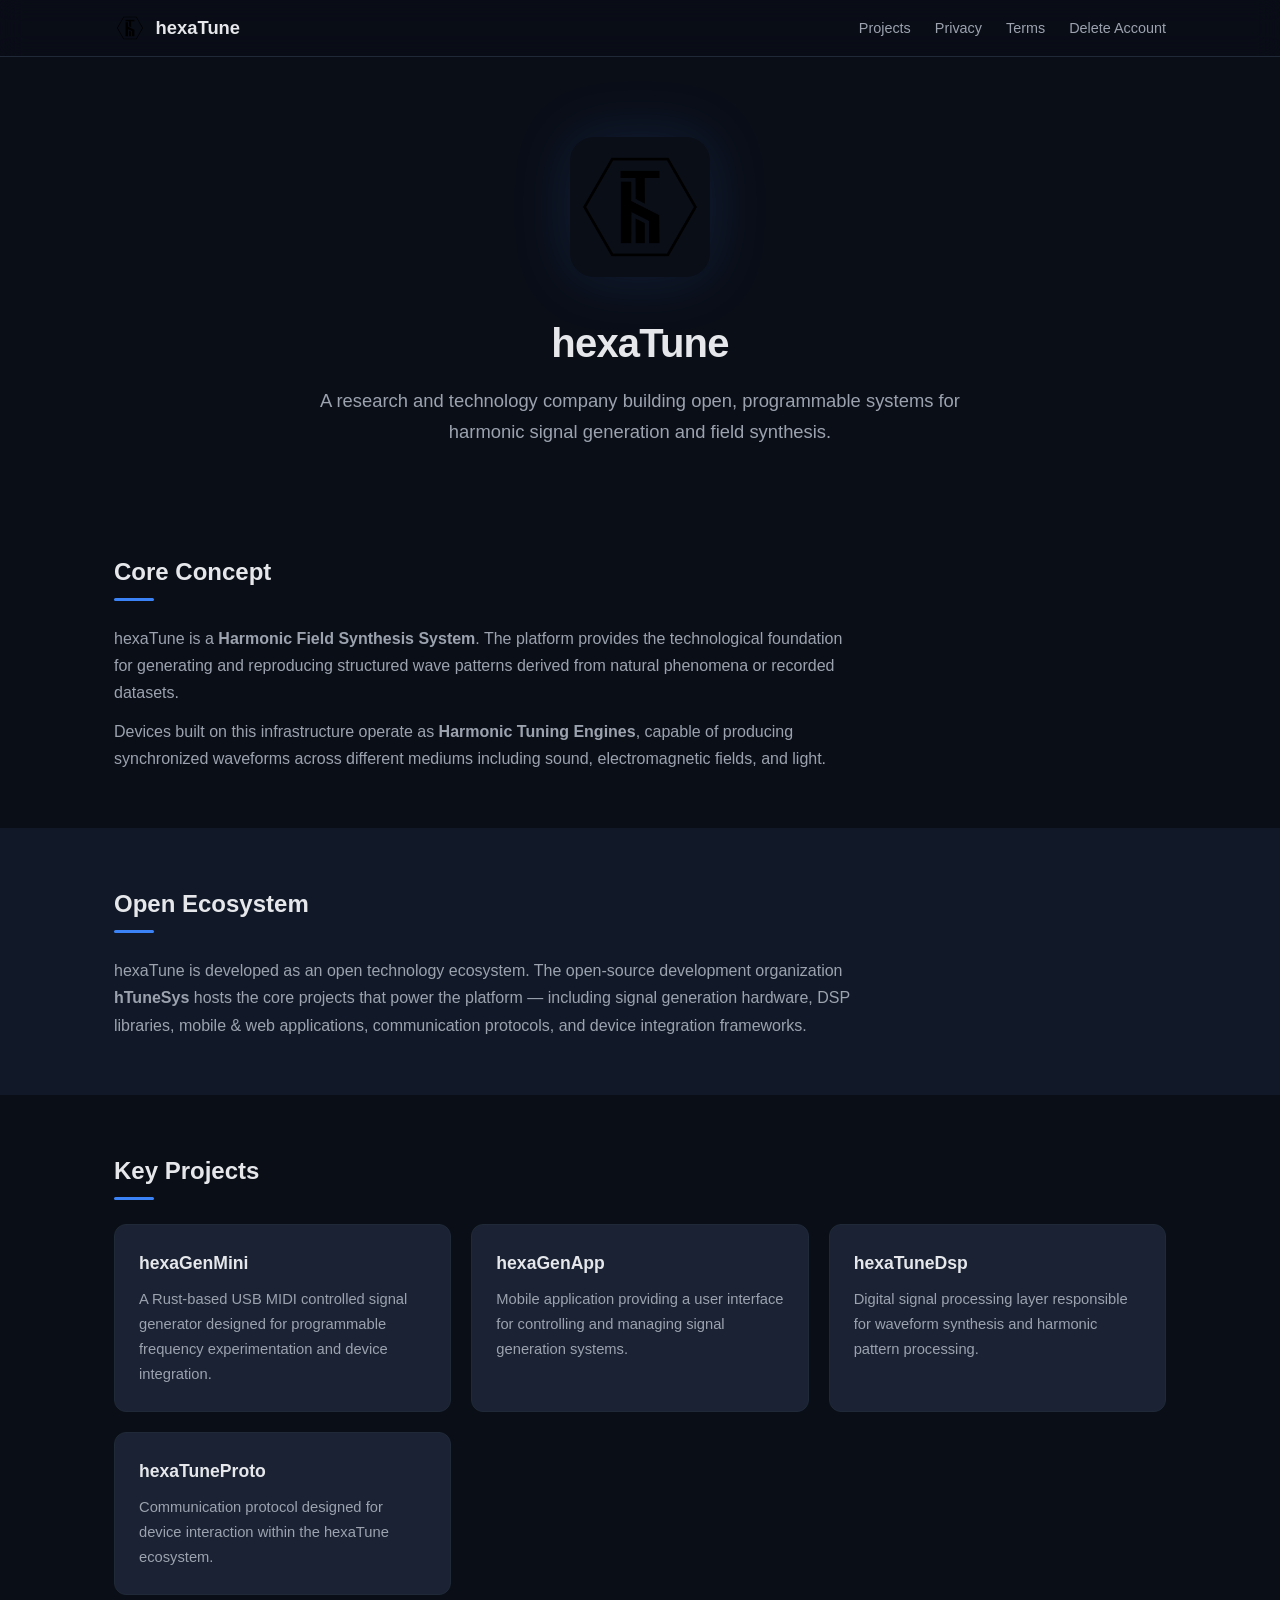
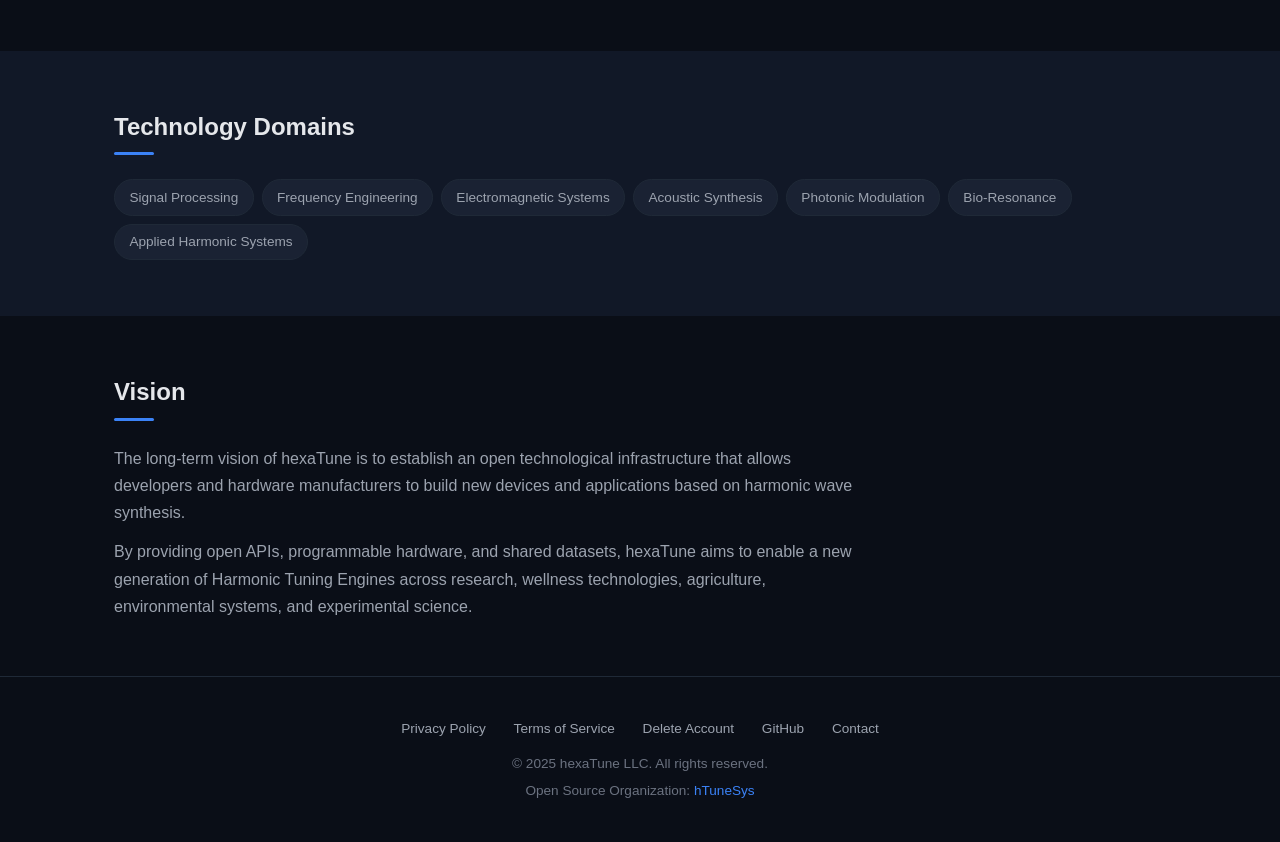
<file: index.html>
<!DOCTYPE html>
<html lang="en">
<head>
  <meta charset="UTF-8">
  <meta name="viewport" content="width=device-width, initial-scale=1.0">
  <title>hexaTune — Harmonic Field Synthesis System</title>
  <meta name="description" content="hexaTune LLC builds open and programmable systems for harmonic signal generation and field synthesis.">
  <link rel="icon" type="image/png" href="assets/logo.png">
  <link rel="stylesheet" href="css/style.css">
</head>
<body>

  <!-- Navigation -->
  <header class="navbar">
    <div class="container">
      <a href="/" class="logo-link">
        <img src="assets/logo.png" alt="hexaTune logo">
        hexaTune
      </a>
      <nav>
        <a href="#projects">Projects</a>
        <a href="/privacy">Privacy</a>
        <a href="/terms">Terms</a>
        <a href="/delete-account">Delete Account</a>
      </nav>
    </div>
  </header>

  <!-- Hero -->
  <section class="hero">
    <img src="assets/logo.png" alt="hexaTune logo">
    <h1>hexaTune</h1>
    <p class="tagline">A research and technology company building open, programmable systems for harmonic signal generation and field synthesis.</p>
  </section>

  <!-- About -->
  <section class="section">
    <div class="container">
      <h2 class="section-title">Core Concept</h2>
      <p>hexaTune is a <strong>Harmonic Field Synthesis System</strong>. The platform provides the technological foundation for generating and reproducing structured wave patterns derived from natural phenomena or recorded datasets.</p>
      <p style="margin-top:0.75rem;">Devices built on this infrastructure operate as <strong>Harmonic Tuning Engines</strong>, capable of producing synchronized waveforms across different mediums including sound, electromagnetic fields, and light.</p>
    </div>
  </section>

  <!-- Open Ecosystem -->
  <section class="section" style="background:var(--bg-secondary);">
    <div class="container">
      <h2 class="section-title">Open Ecosystem</h2>
      <p>hexaTune is developed as an open technology ecosystem. The open-source development organization <strong>hTuneSys</strong> hosts the core projects that power the platform — including signal generation hardware, DSP libraries, mobile &amp; web applications, communication protocols, and device integration frameworks.</p>
    </div>
  </section>

  <!-- Projects -->
  <section class="section" id="projects">
    <div class="container">
      <h2 class="section-title">Key Projects</h2>
      <div class="card-grid">
        <div class="card">
          <h3>hexaGenMini</h3>
          <p>A Rust-based USB MIDI controlled signal generator designed for programmable frequency experimentation and device integration.</p>
        </div>
        <div class="card">
          <h3>hexaGenApp</h3>
          <p>Mobile application providing a user interface for controlling and managing signal generation systems.</p>
        </div>
        <div class="card">
          <h3>hexaTuneDsp</h3>
          <p>Digital signal processing layer responsible for waveform synthesis and harmonic pattern processing.</p>
        </div>
        <div class="card">
          <h3>hexaTuneProto</h3>
          <p>Communication protocol designed for device interaction within the hexaTune ecosystem.</p>
        </div>
      </div>
    </div>
  </section>

  <!-- Technology Domains -->
  <section class="section" style="background:var(--bg-secondary);">
    <div class="container">
      <h2 class="section-title">Technology Domains</h2>
      <ul class="tag-list">
        <li>Signal Processing</li>
        <li>Frequency Engineering</li>
        <li>Electromagnetic Systems</li>
        <li>Acoustic Synthesis</li>
        <li>Photonic Modulation</li>
        <li>Bio-Resonance</li>
        <li>Applied Harmonic Systems</li>
      </ul>
    </div>
  </section>

  <!-- Vision -->
  <section class="section">
    <div class="container">
      <h2 class="section-title">Vision</h2>
      <p>The long-term vision of hexaTune is to establish an open technological infrastructure that allows developers and hardware manufacturers to build new devices and applications based on harmonic wave synthesis.</p>
      <p style="margin-top:0.75rem;">By providing open APIs, programmable hardware, and shared datasets, hexaTune aims to enable a new generation of Harmonic Tuning Engines across research, wellness technologies, agriculture, environmental systems, and experimental science.</p>
    </div>
  </section>

  <!-- Footer -->
  <footer class="footer">
    <div class="links">
      <a href="/privacy">Privacy Policy</a>
      <a href="/terms">Terms of Service</a>
      <a href="/delete-account">Delete Account</a>
      <a href="https://github.com/hTuneSys">GitHub</a>
      <a href="mailto:info@hexatune.com">Contact</a>
    </div>
    <p>&copy; 2025 hexaTune LLC. All rights reserved.</p>
    <p style="margin-top:0.25rem;">Open Source Organization: <a href="https://github.com/hTuneSys">hTuneSys</a></p>
  </footer>

</body>
</html>
</file>
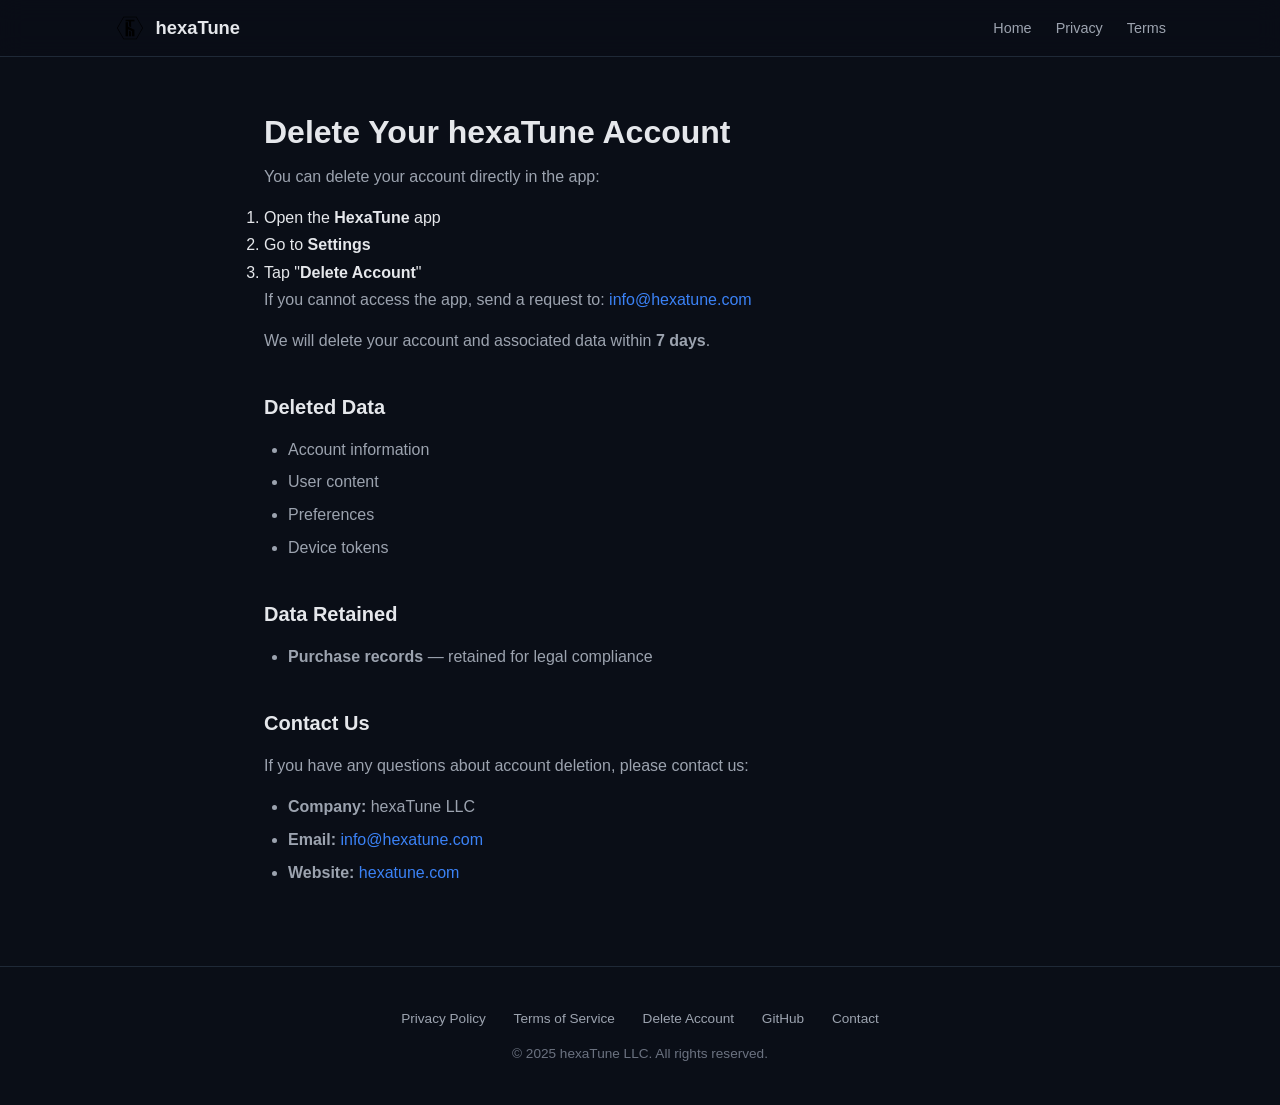
<file: delete-account/index.html>
<!DOCTYPE html>
<html lang="en">
<head>
  <meta charset="UTF-8">
  <meta name="viewport" content="width=device-width, initial-scale=1.0">
  <title>Delete Account — hexaTune</title>
  <meta name="description" content="Delete your hexaTune account and associated data.">
  <link rel="icon" type="image/png" href="/assets/logo.png">
  <link rel="stylesheet" href="/css/style.css">
</head>
<body>

  <header class="navbar">
    <div class="container">
      <a href="/" class="logo-link">
        <img src="/assets/logo.png" alt="hexaTune logo">
        hexaTune
      </a>
      <nav>
        <a href="/">Home</a>
        <a href="/privacy">Privacy</a>
        <a href="/terms">Terms</a>
      </nav>
    </div>
  </header>

  <article class="legal">
    <h1>Delete Your hexaTune Account</h1>

    <p>You can delete your account directly in the app:</p>
    <ol>
      <li>Open the <strong>HexaTune</strong> app</li>
      <li>Go to <strong>Settings</strong></li>
      <li>Tap "<strong>Delete Account</strong>"</li>
    </ol>

    <p>If you cannot access the app, send a request to: <a href="mailto:info@hexatune.com">info@hexatune.com</a></p>
    <p>We will delete your account and associated data within <strong>7 days</strong>.</p>

    <h2>Deleted Data</h2>
    <ul>
      <li>Account information</li>
      <li>User content</li>
      <li>Preferences</li>
      <li>Device tokens</li>
    </ul>

    <h2>Data Retained</h2>
    <ul>
      <li><strong>Purchase records</strong> — retained for legal compliance</li>
    </ul>

    <h2>Contact Us</h2>
    <p>If you have any questions about account deletion, please contact us:</p>
    <ul>
      <li><strong>Company:</strong> hexaTune LLC</li>
      <li><strong>Email:</strong> <a href="mailto:info@hexatune.com">info@hexatune.com</a></li>
      <li><strong>Website:</strong> <a href="https://hexatune.com">hexatune.com</a></li>
    </ul>
  </article>

  <footer class="footer">
    <div class="links">
      <a href="/privacy">Privacy Policy</a>
      <a href="/terms">Terms of Service</a>
      <a href="/delete-account">Delete Account</a>
      <a href="https://github.com/hTuneSys">GitHub</a>
      <a href="mailto:info@hexatune.com">Contact</a>
    </div>
    <p>&copy; 2025 hexaTune LLC. All rights reserved.</p>
  </footer>

</body>
</html>
</file>
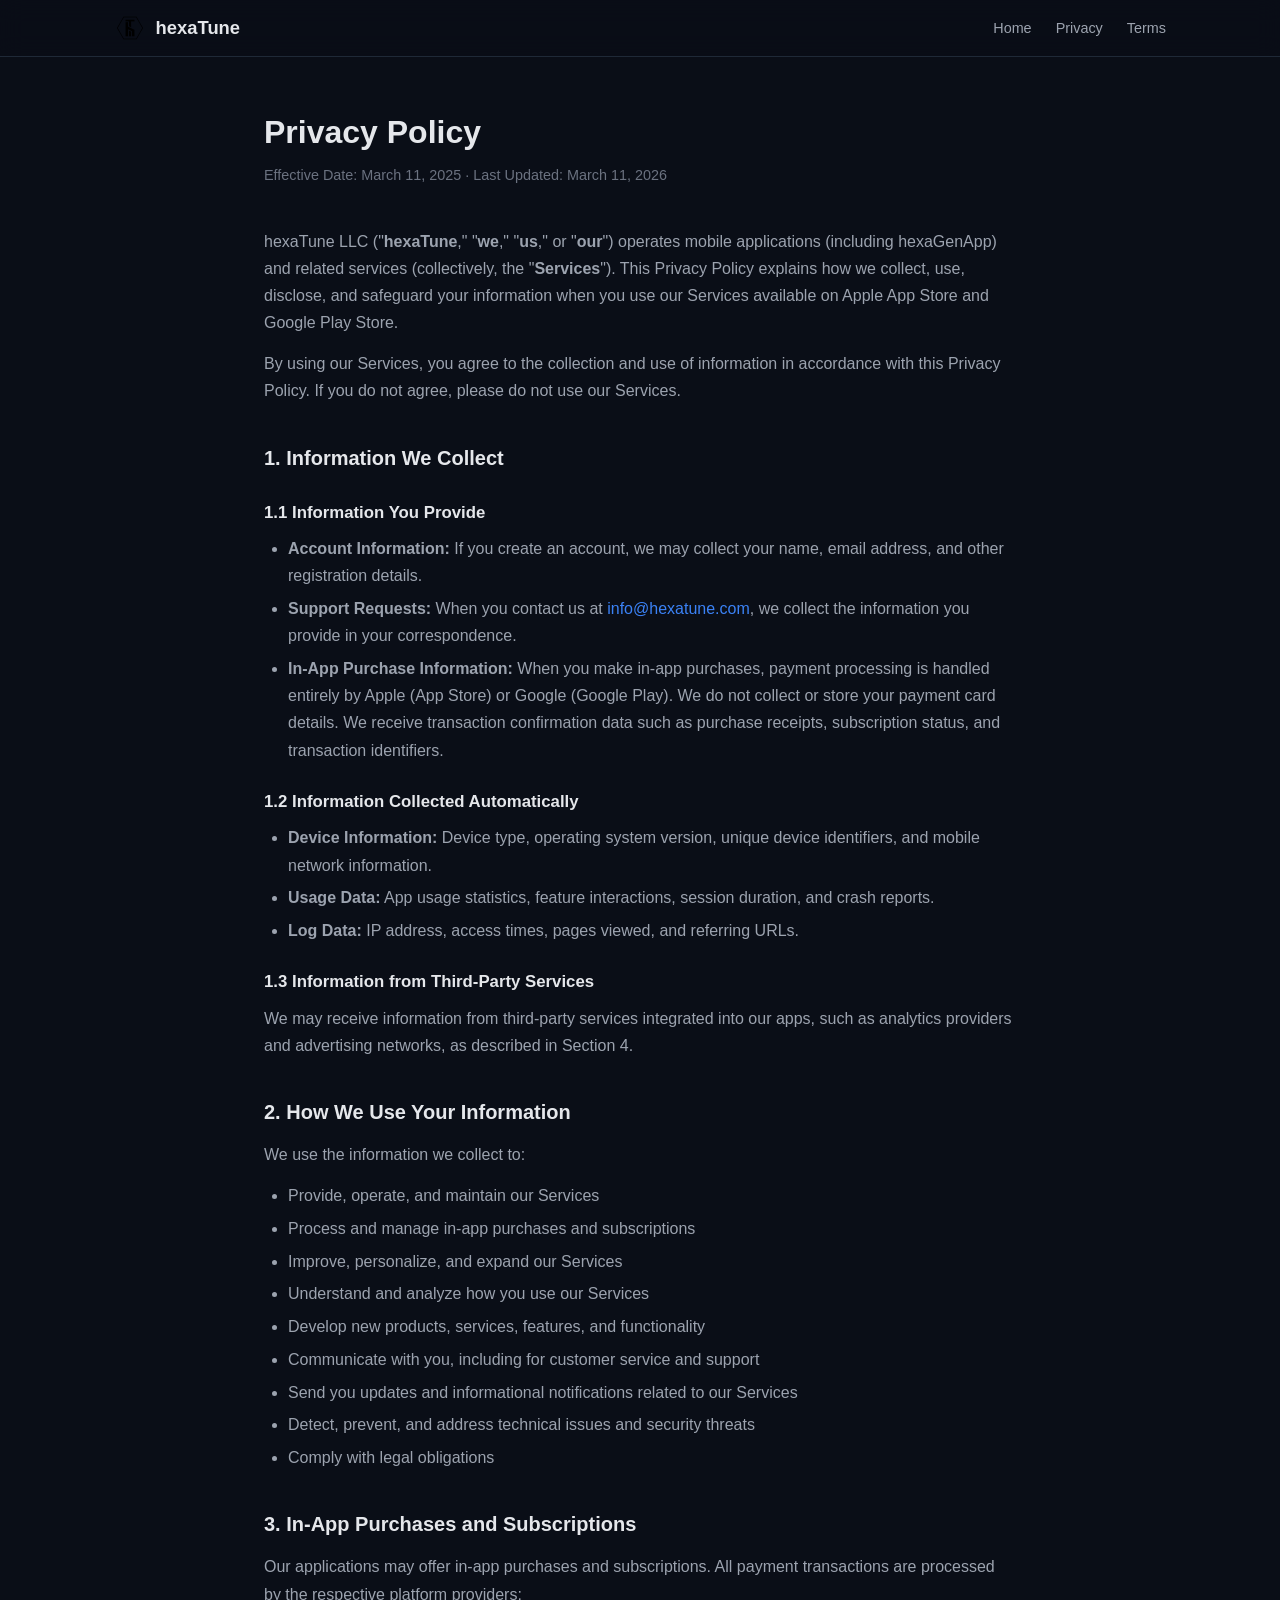
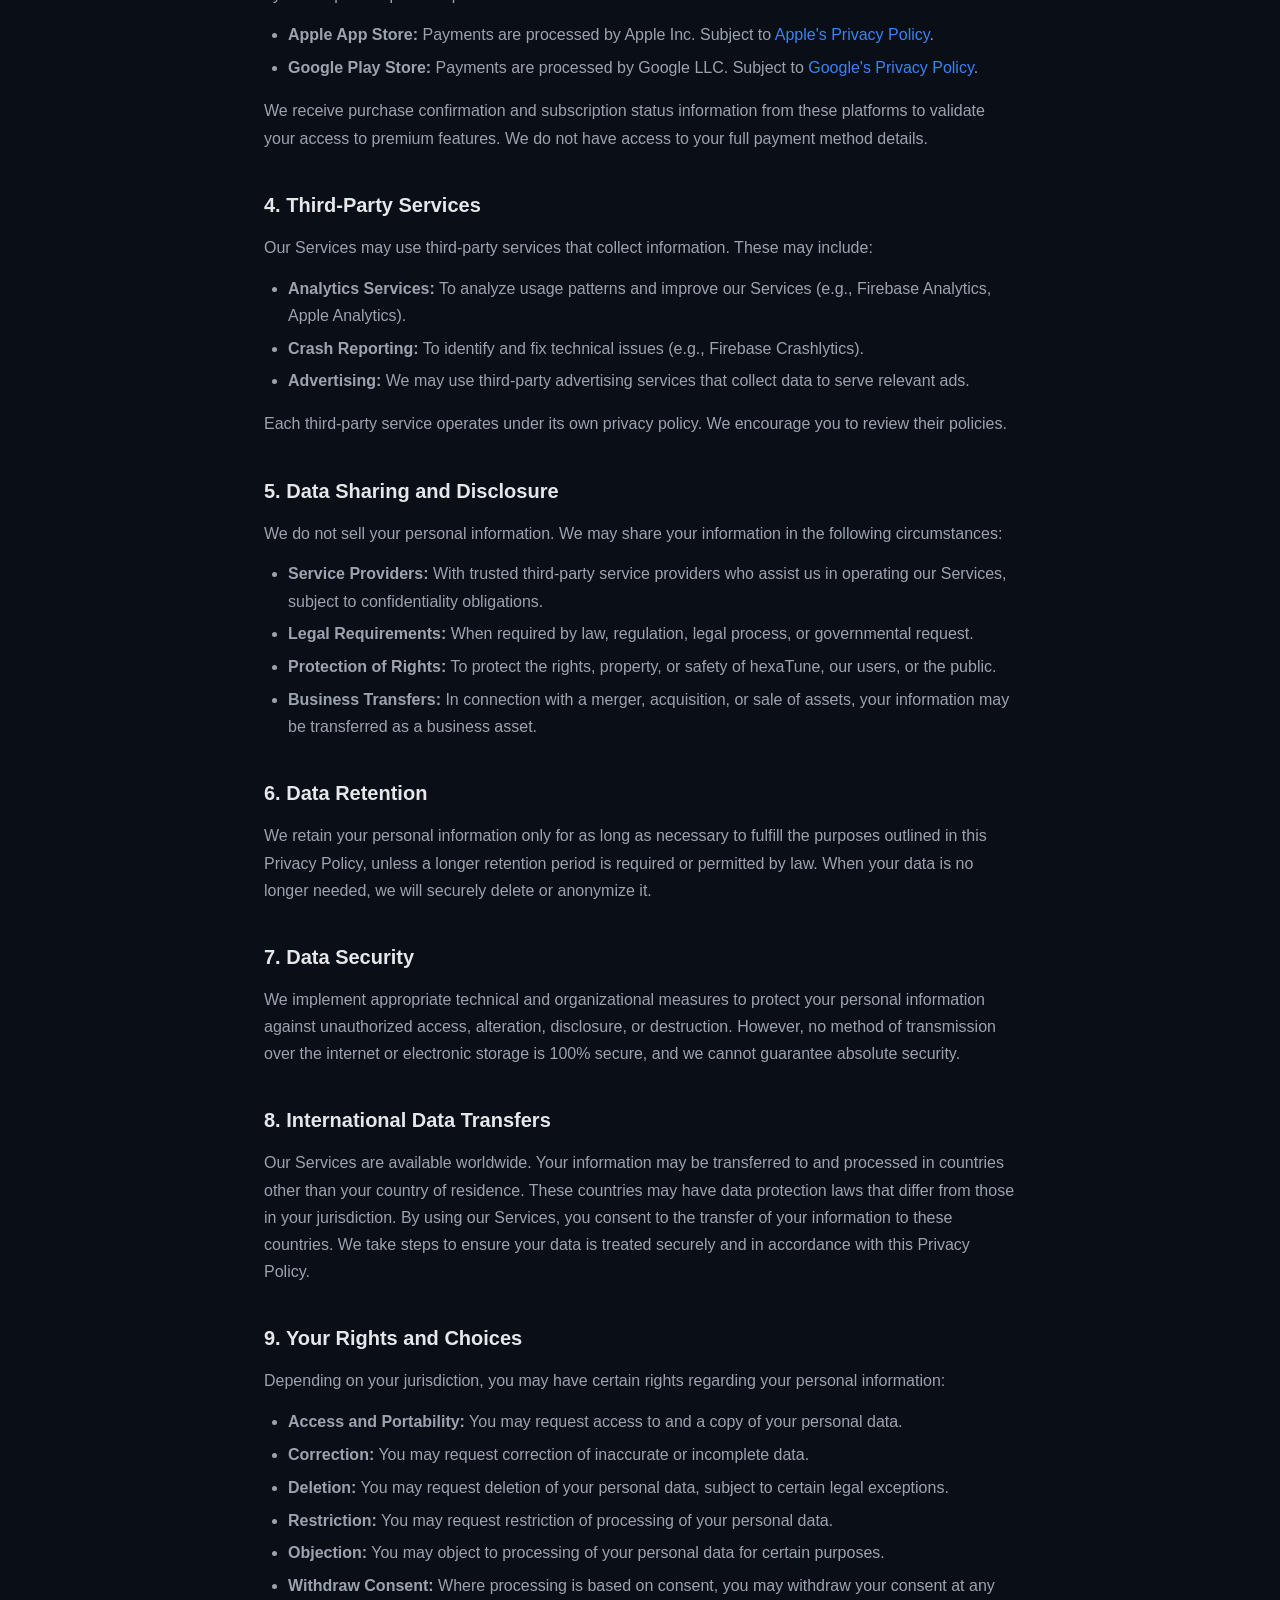
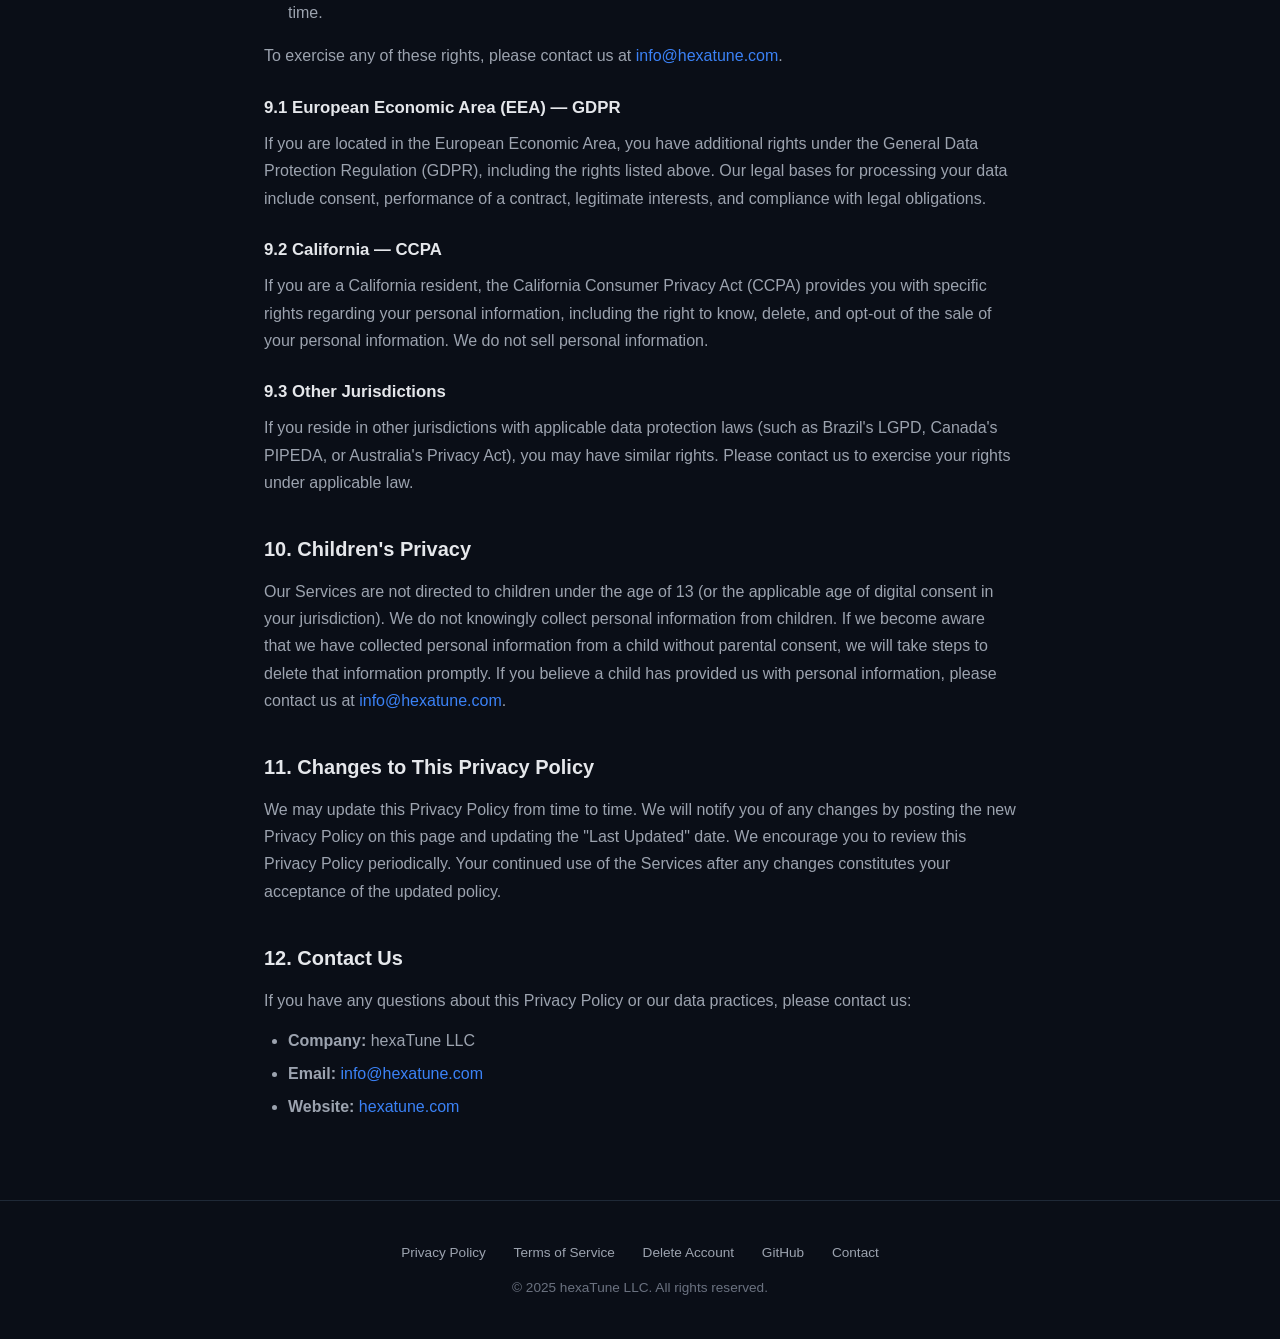
<file: privacy/index.html>
<!DOCTYPE html>
<html lang="en">
<head>
  <meta charset="UTF-8">
  <meta name="viewport" content="width=device-width, initial-scale=1.0">
  <title>Privacy Policy — hexaTune</title>
  <meta name="description" content="Privacy Policy for hexaTune applications and services.">
  <link rel="icon" type="image/png" href="/assets/logo.png">
  <link rel="stylesheet" href="/css/style.css">
</head>
<body>

  <header class="navbar">
    <div class="container">
      <a href="/" class="logo-link">
        <img src="/assets/logo.png" alt="hexaTune logo">
        hexaTune
      </a>
      <nav>
        <a href="/">Home</a>
        <a href="/privacy">Privacy</a>
        <a href="/terms">Terms</a>
      </nav>
    </div>
  </header>

  <article class="legal">
    <h1>Privacy Policy</h1>
    <p class="effective-date">Effective Date: March 11, 2025 &middot; Last Updated: March 11, 2026</p>

    <p>hexaTune LLC ("<strong>hexaTune</strong>," "<strong>we</strong>," "<strong>us</strong>," or "<strong>our</strong>") operates mobile applications (including hexaGenApp) and related services (collectively, the "<strong>Services</strong>"). This Privacy Policy explains how we collect, use, disclose, and safeguard your information when you use our Services available on Apple App Store and Google Play Store.</p>
    <p>By using our Services, you agree to the collection and use of information in accordance with this Privacy Policy. If you do not agree, please do not use our Services.</p>

    <h2>1. Information We Collect</h2>

    <h3>1.1 Information You Provide</h3>
    <ul>
      <li><strong>Account Information:</strong> If you create an account, we may collect your name, email address, and other registration details.</li>
      <li><strong>Support Requests:</strong> When you contact us at <a href="mailto:info@hexatune.com">info@hexatune.com</a>, we collect the information you provide in your correspondence.</li>
      <li><strong>In-App Purchase Information:</strong> When you make in-app purchases, payment processing is handled entirely by Apple (App Store) or Google (Google Play). We do not collect or store your payment card details. We receive transaction confirmation data such as purchase receipts, subscription status, and transaction identifiers.</li>
    </ul>

    <h3>1.2 Information Collected Automatically</h3>
    <ul>
      <li><strong>Device Information:</strong> Device type, operating system version, unique device identifiers, and mobile network information.</li>
      <li><strong>Usage Data:</strong> App usage statistics, feature interactions, session duration, and crash reports.</li>
      <li><strong>Log Data:</strong> IP address, access times, pages viewed, and referring URLs.</li>
    </ul>

    <h3>1.3 Information from Third-Party Services</h3>
    <p>We may receive information from third-party services integrated into our apps, such as analytics providers and advertising networks, as described in Section 4.</p>

    <h2>2. How We Use Your Information</h2>
    <p>We use the information we collect to:</p>
    <ul>
      <li>Provide, operate, and maintain our Services</li>
      <li>Process and manage in-app purchases and subscriptions</li>
      <li>Improve, personalize, and expand our Services</li>
      <li>Understand and analyze how you use our Services</li>
      <li>Develop new products, services, features, and functionality</li>
      <li>Communicate with you, including for customer service and support</li>
      <li>Send you updates and informational notifications related to our Services</li>
      <li>Detect, prevent, and address technical issues and security threats</li>
      <li>Comply with legal obligations</li>
    </ul>

    <h2>3. In-App Purchases and Subscriptions</h2>
    <p>Our applications may offer in-app purchases and subscriptions. All payment transactions are processed by the respective platform providers:</p>
    <ul>
      <li><strong>Apple App Store:</strong> Payments are processed by Apple Inc. Subject to <a href="https://www.apple.com/legal/privacy/" rel="noopener noreferrer" target="_blank">Apple's Privacy Policy</a>.</li>
      <li><strong>Google Play Store:</strong> Payments are processed by Google LLC. Subject to <a href="https://policies.google.com/privacy" rel="noopener noreferrer" target="_blank">Google's Privacy Policy</a>.</li>
    </ul>
    <p>We receive purchase confirmation and subscription status information from these platforms to validate your access to premium features. We do not have access to your full payment method details.</p>

    <h2>4. Third-Party Services</h2>
    <p>Our Services may use third-party services that collect information. These may include:</p>
    <ul>
      <li><strong>Analytics Services:</strong> To analyze usage patterns and improve our Services (e.g., Firebase Analytics, Apple Analytics).</li>
      <li><strong>Crash Reporting:</strong> To identify and fix technical issues (e.g., Firebase Crashlytics).</li>
      <li><strong>Advertising:</strong> We may use third-party advertising services that collect data to serve relevant ads.</li>
    </ul>
    <p>Each third-party service operates under its own privacy policy. We encourage you to review their policies.</p>

    <h2>5. Data Sharing and Disclosure</h2>
    <p>We do not sell your personal information. We may share your information in the following circumstances:</p>
    <ul>
      <li><strong>Service Providers:</strong> With trusted third-party service providers who assist us in operating our Services, subject to confidentiality obligations.</li>
      <li><strong>Legal Requirements:</strong> When required by law, regulation, legal process, or governmental request.</li>
      <li><strong>Protection of Rights:</strong> To protect the rights, property, or safety of hexaTune, our users, or the public.</li>
      <li><strong>Business Transfers:</strong> In connection with a merger, acquisition, or sale of assets, your information may be transferred as a business asset.</li>
    </ul>

    <h2>6. Data Retention</h2>
    <p>We retain your personal information only for as long as necessary to fulfill the purposes outlined in this Privacy Policy, unless a longer retention period is required or permitted by law. When your data is no longer needed, we will securely delete or anonymize it.</p>

    <h2>7. Data Security</h2>
    <p>We implement appropriate technical and organizational measures to protect your personal information against unauthorized access, alteration, disclosure, or destruction. However, no method of transmission over the internet or electronic storage is 100% secure, and we cannot guarantee absolute security.</p>

    <h2>8. International Data Transfers</h2>
    <p>Our Services are available worldwide. Your information may be transferred to and processed in countries other than your country of residence. These countries may have data protection laws that differ from those in your jurisdiction. By using our Services, you consent to the transfer of your information to these countries. We take steps to ensure your data is treated securely and in accordance with this Privacy Policy.</p>

    <h2>9. Your Rights and Choices</h2>
    <p>Depending on your jurisdiction, you may have certain rights regarding your personal information:</p>
    <ul>
      <li><strong>Access and Portability:</strong> You may request access to and a copy of your personal data.</li>
      <li><strong>Correction:</strong> You may request correction of inaccurate or incomplete data.</li>
      <li><strong>Deletion:</strong> You may request deletion of your personal data, subject to certain legal exceptions.</li>
      <li><strong>Restriction:</strong> You may request restriction of processing of your personal data.</li>
      <li><strong>Objection:</strong> You may object to processing of your personal data for certain purposes.</li>
      <li><strong>Withdraw Consent:</strong> Where processing is based on consent, you may withdraw your consent at any time.</li>
    </ul>
    <p>To exercise any of these rights, please contact us at <a href="mailto:info@hexatune.com">info@hexatune.com</a>.</p>

    <h3>9.1 European Economic Area (EEA) — GDPR</h3>
    <p>If you are located in the European Economic Area, you have additional rights under the General Data Protection Regulation (GDPR), including the rights listed above. Our legal bases for processing your data include consent, performance of a contract, legitimate interests, and compliance with legal obligations.</p>

    <h3>9.2 California — CCPA</h3>
    <p>If you are a California resident, the California Consumer Privacy Act (CCPA) provides you with specific rights regarding your personal information, including the right to know, delete, and opt-out of the sale of your personal information. We do not sell personal information.</p>

    <h3>9.3 Other Jurisdictions</h3>
    <p>If you reside in other jurisdictions with applicable data protection laws (such as Brazil's LGPD, Canada's PIPEDA, or Australia's Privacy Act), you may have similar rights. Please contact us to exercise your rights under applicable law.</p>

    <h2>10. Children's Privacy</h2>
    <p>Our Services are not directed to children under the age of 13 (or the applicable age of digital consent in your jurisdiction). We do not knowingly collect personal information from children. If we become aware that we have collected personal information from a child without parental consent, we will take steps to delete that information promptly. If you believe a child has provided us with personal information, please contact us at <a href="mailto:info@hexatune.com">info@hexatune.com</a>.</p>

    <h2>11. Changes to This Privacy Policy</h2>
    <p>We may update this Privacy Policy from time to time. We will notify you of any changes by posting the new Privacy Policy on this page and updating the "Last Updated" date. We encourage you to review this Privacy Policy periodically. Your continued use of the Services after any changes constitutes your acceptance of the updated policy.</p>

    <h2>12. Contact Us</h2>
    <p>If you have any questions about this Privacy Policy or our data practices, please contact us:</p>
    <ul>
      <li><strong>Company:</strong> hexaTune LLC</li>
      <li><strong>Email:</strong> <a href="mailto:info@hexatune.com">info@hexatune.com</a></li>
      <li><strong>Website:</strong> <a href="https://hexatune.com">hexatune.com</a></li>
    </ul>
  </article>

  <footer class="footer">
    <div class="links">
      <a href="/privacy">Privacy Policy</a>
      <a href="/terms">Terms of Service</a>
      <a href="/delete-account">Delete Account</a>
      <a href="https://github.com/hTuneSys">GitHub</a>
      <a href="mailto:info@hexatune.com">Contact</a>
    </div>
    <p>&copy; 2025 hexaTune LLC. All rights reserved.</p>
  </footer>

</body>
</html>
</file>
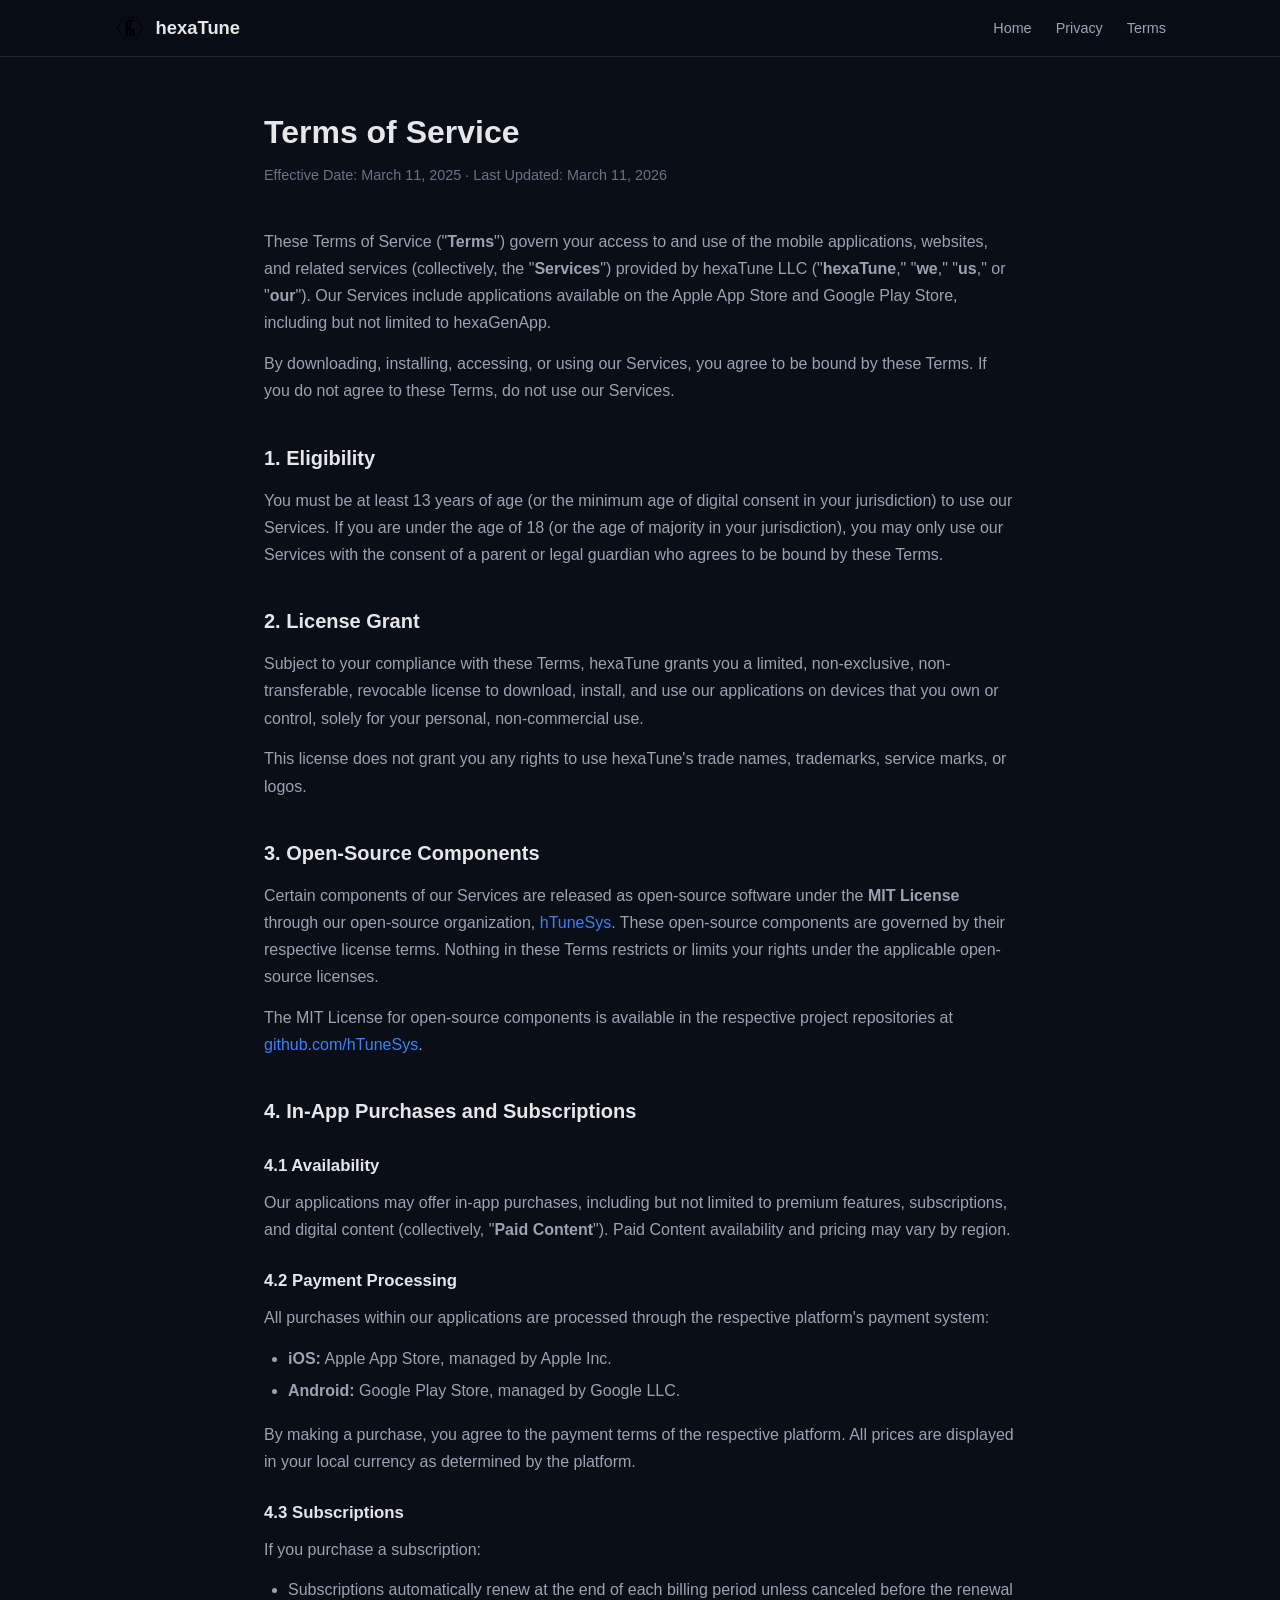
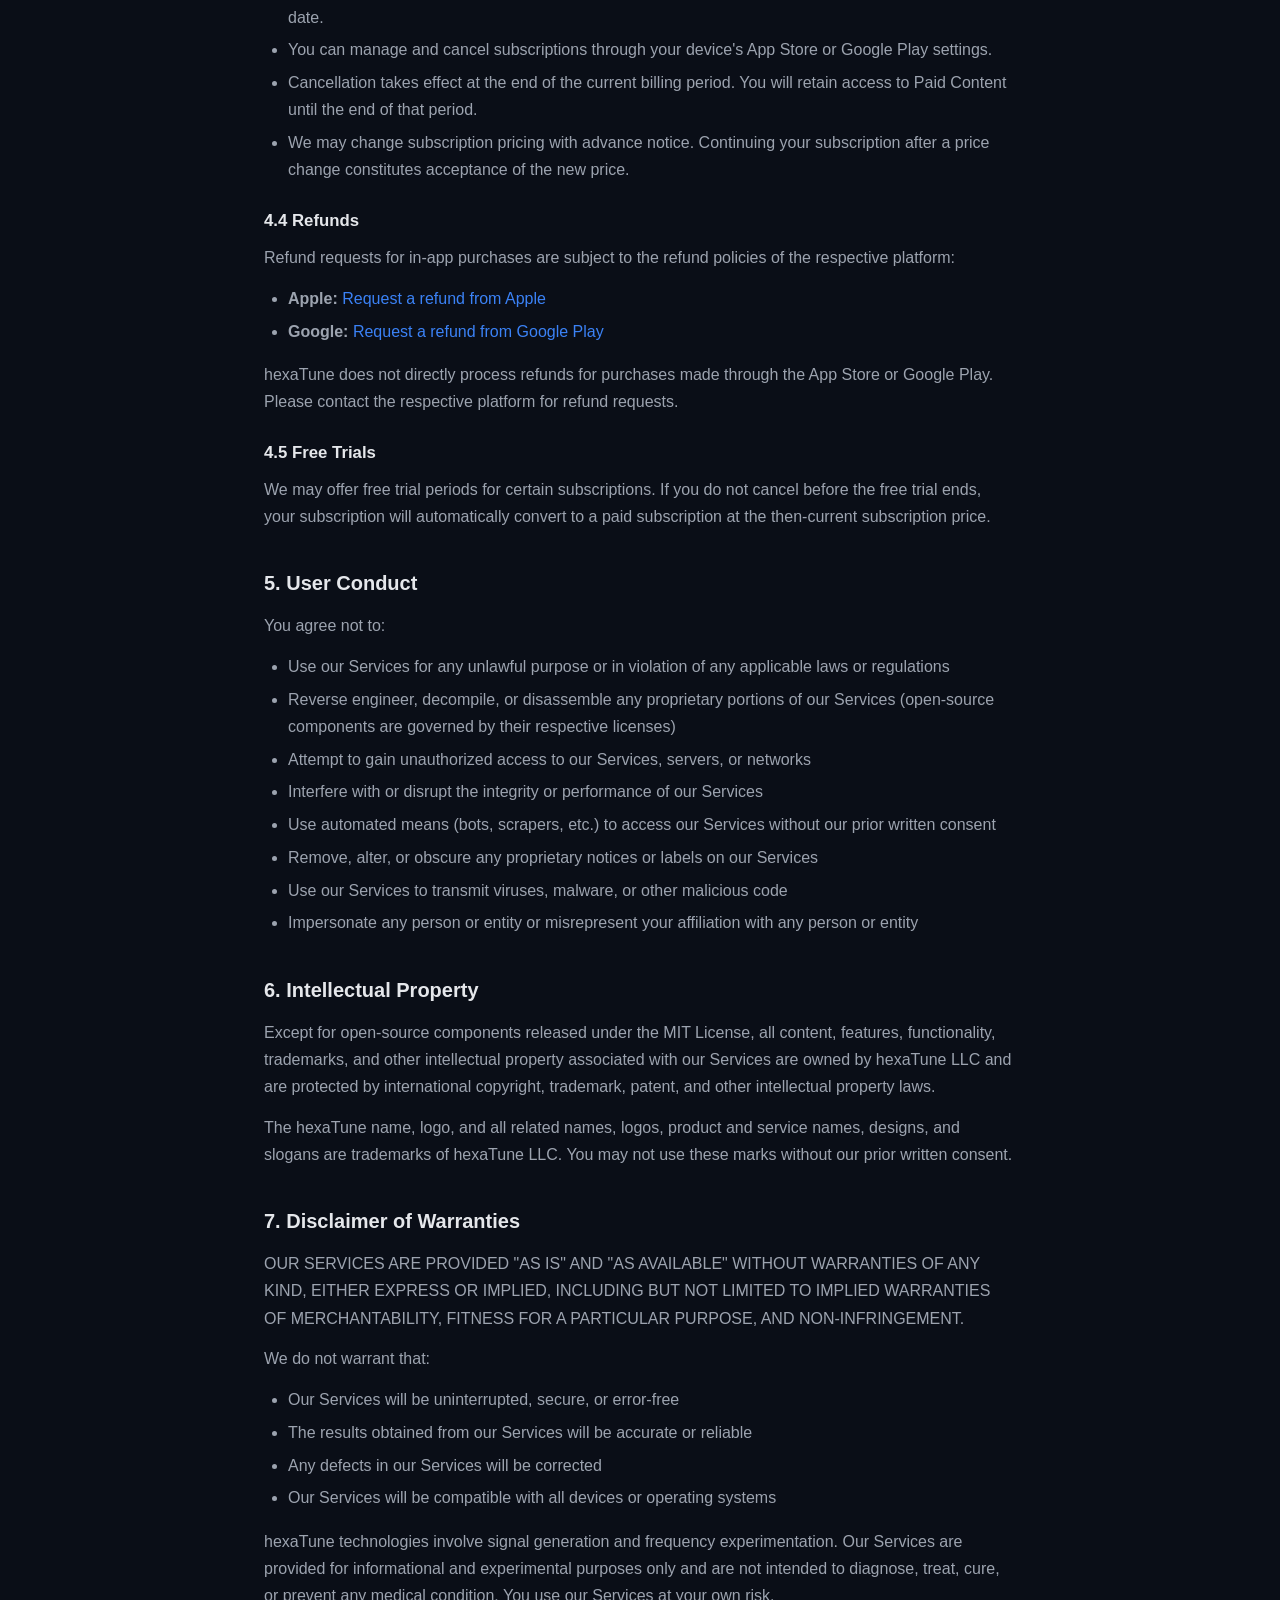
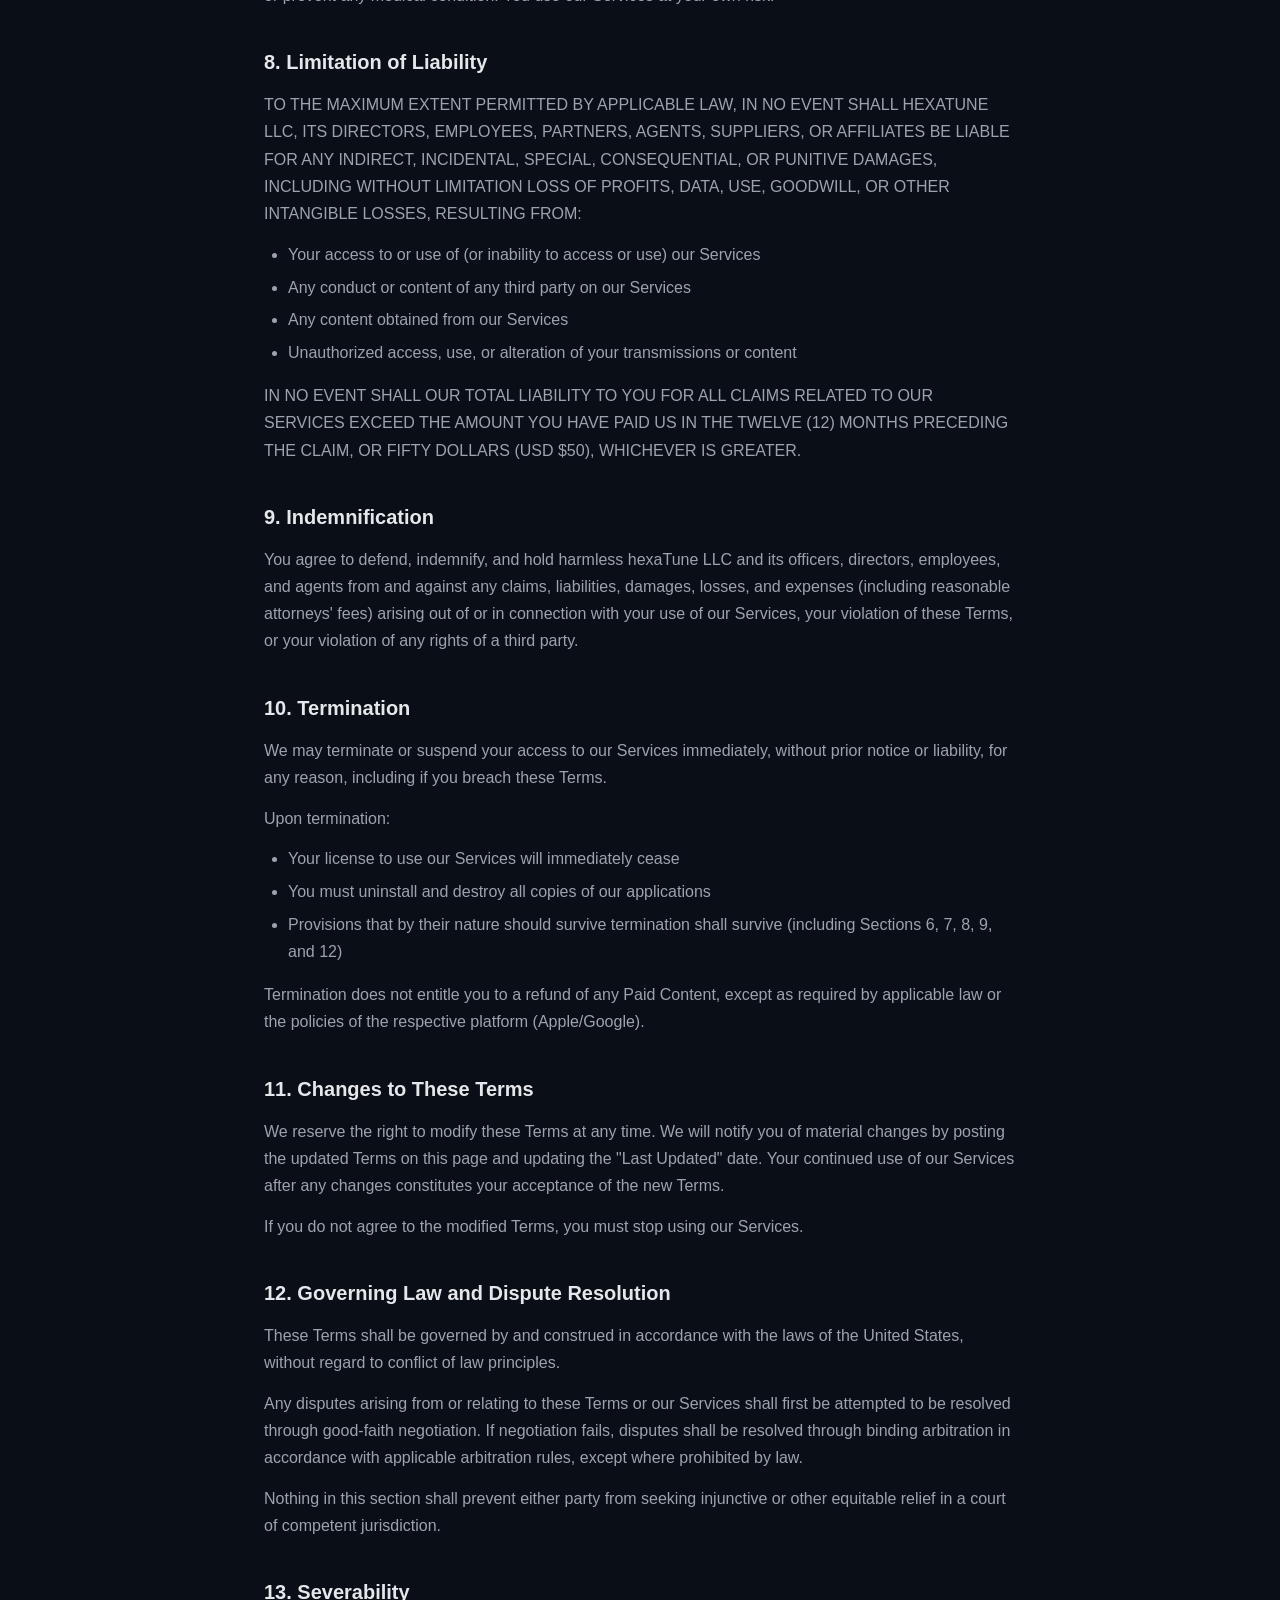
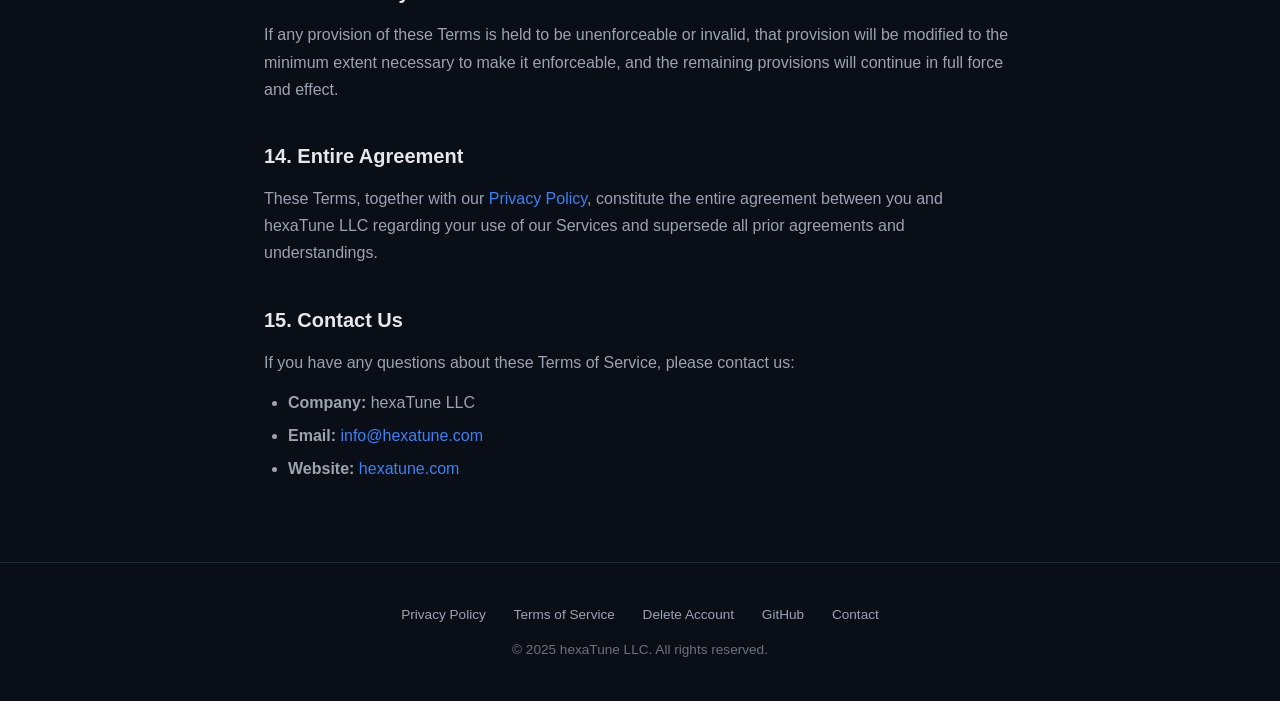
<file: terms/index.html>
<!DOCTYPE html>
<html lang="en">
<head>
  <meta charset="UTF-8">
  <meta name="viewport" content="width=device-width, initial-scale=1.0">
  <title>Terms of Service — hexaTune</title>
  <meta name="description" content="Terms of Service for hexaTune applications and services.">
  <link rel="icon" type="image/png" href="/assets/logo.png">
  <link rel="stylesheet" href="/css/style.css">
</head>
<body>

  <header class="navbar">
    <div class="container">
      <a href="/" class="logo-link">
        <img src="/assets/logo.png" alt="hexaTune logo">
        hexaTune
      </a>
      <nav>
        <a href="/">Home</a>
        <a href="/privacy">Privacy</a>
        <a href="/terms">Terms</a>
      </nav>
    </div>
  </header>

  <article class="legal">
    <h1>Terms of Service</h1>
    <p class="effective-date">Effective Date: March 11, 2025 &middot; Last Updated: March 11, 2026</p>

    <p>These Terms of Service ("<strong>Terms</strong>") govern your access to and use of the mobile applications, websites, and related services (collectively, the "<strong>Services</strong>") provided by hexaTune LLC ("<strong>hexaTune</strong>," "<strong>we</strong>," "<strong>us</strong>," or "<strong>our</strong>"). Our Services include applications available on the Apple App Store and Google Play Store, including but not limited to hexaGenApp.</p>
    <p>By downloading, installing, accessing, or using our Services, you agree to be bound by these Terms. If you do not agree to these Terms, do not use our Services.</p>

    <h2>1. Eligibility</h2>
    <p>You must be at least 13 years of age (or the minimum age of digital consent in your jurisdiction) to use our Services. If you are under the age of 18 (or the age of majority in your jurisdiction), you may only use our Services with the consent of a parent or legal guardian who agrees to be bound by these Terms.</p>

    <h2>2. License Grant</h2>
    <p>Subject to your compliance with these Terms, hexaTune grants you a limited, non-exclusive, non-transferable, revocable license to download, install, and use our applications on devices that you own or control, solely for your personal, non-commercial use.</p>
    <p>This license does not grant you any rights to use hexaTune's trade names, trademarks, service marks, or logos.</p>

    <h2>3. Open-Source Components</h2>
    <p>Certain components of our Services are released as open-source software under the <strong>MIT License</strong> through our open-source organization, <a href="https://github.com/hTuneSys" rel="noopener noreferrer" target="_blank">hTuneSys</a>. These open-source components are governed by their respective license terms. Nothing in these Terms restricts or limits your rights under the applicable open-source licenses.</p>
    <p>The MIT License for open-source components is available in the respective project repositories at <a href="https://github.com/hTuneSys" rel="noopener noreferrer" target="_blank">github.com/hTuneSys</a>.</p>

    <h2>4. In-App Purchases and Subscriptions</h2>

    <h3>4.1 Availability</h3>
    <p>Our applications may offer in-app purchases, including but not limited to premium features, subscriptions, and digital content (collectively, "<strong>Paid Content</strong>"). Paid Content availability and pricing may vary by region.</p>

    <h3>4.2 Payment Processing</h3>
    <p>All purchases within our applications are processed through the respective platform's payment system:</p>
    <ul>
      <li><strong>iOS:</strong> Apple App Store, managed by Apple Inc.</li>
      <li><strong>Android:</strong> Google Play Store, managed by Google LLC.</li>
    </ul>
    <p>By making a purchase, you agree to the payment terms of the respective platform. All prices are displayed in your local currency as determined by the platform.</p>

    <h3>4.3 Subscriptions</h3>
    <p>If you purchase a subscription:</p>
    <ul>
      <li>Subscriptions automatically renew at the end of each billing period unless canceled before the renewal date.</li>
      <li>You can manage and cancel subscriptions through your device's App Store or Google Play settings.</li>
      <li>Cancellation takes effect at the end of the current billing period. You will retain access to Paid Content until the end of that period.</li>
      <li>We may change subscription pricing with advance notice. Continuing your subscription after a price change constitutes acceptance of the new price.</li>
    </ul>

    <h3>4.4 Refunds</h3>
    <p>Refund requests for in-app purchases are subject to the refund policies of the respective platform:</p>
    <ul>
      <li><strong>Apple:</strong> <a href="https://support.apple.com/en-us/HT204084" rel="noopener noreferrer" target="_blank">Request a refund from Apple</a></li>
      <li><strong>Google:</strong> <a href="https://support.google.com/googleplay/answer/2479637" rel="noopener noreferrer" target="_blank">Request a refund from Google Play</a></li>
    </ul>
    <p>hexaTune does not directly process refunds for purchases made through the App Store or Google Play. Please contact the respective platform for refund requests.</p>

    <h3>4.5 Free Trials</h3>
    <p>We may offer free trial periods for certain subscriptions. If you do not cancel before the free trial ends, your subscription will automatically convert to a paid subscription at the then-current subscription price.</p>

    <h2>5. User Conduct</h2>
    <p>You agree not to:</p>
    <ul>
      <li>Use our Services for any unlawful purpose or in violation of any applicable laws or regulations</li>
      <li>Reverse engineer, decompile, or disassemble any proprietary portions of our Services (open-source components are governed by their respective licenses)</li>
      <li>Attempt to gain unauthorized access to our Services, servers, or networks</li>
      <li>Interfere with or disrupt the integrity or performance of our Services</li>
      <li>Use automated means (bots, scrapers, etc.) to access our Services without our prior written consent</li>
      <li>Remove, alter, or obscure any proprietary notices or labels on our Services</li>
      <li>Use our Services to transmit viruses, malware, or other malicious code</li>
      <li>Impersonate any person or entity or misrepresent your affiliation with any person or entity</li>
    </ul>

    <h2>6. Intellectual Property</h2>
    <p>Except for open-source components released under the MIT License, all content, features, functionality, trademarks, and other intellectual property associated with our Services are owned by hexaTune LLC and are protected by international copyright, trademark, patent, and other intellectual property laws.</p>
    <p>The hexaTune name, logo, and all related names, logos, product and service names, designs, and slogans are trademarks of hexaTune LLC. You may not use these marks without our prior written consent.</p>

    <h2>7. Disclaimer of Warranties</h2>
    <p>OUR SERVICES ARE PROVIDED "AS IS" AND "AS AVAILABLE" WITHOUT WARRANTIES OF ANY KIND, EITHER EXPRESS OR IMPLIED, INCLUDING BUT NOT LIMITED TO IMPLIED WARRANTIES OF MERCHANTABILITY, FITNESS FOR A PARTICULAR PURPOSE, AND NON-INFRINGEMENT.</p>
    <p>We do not warrant that:</p>
    <ul>
      <li>Our Services will be uninterrupted, secure, or error-free</li>
      <li>The results obtained from our Services will be accurate or reliable</li>
      <li>Any defects in our Services will be corrected</li>
      <li>Our Services will be compatible with all devices or operating systems</li>
    </ul>
    <p>hexaTune technologies involve signal generation and frequency experimentation. Our Services are provided for informational and experimental purposes only and are not intended to diagnose, treat, cure, or prevent any medical condition. You use our Services at your own risk.</p>

    <h2>8. Limitation of Liability</h2>
    <p>TO THE MAXIMUM EXTENT PERMITTED BY APPLICABLE LAW, IN NO EVENT SHALL HEXATUNE LLC, ITS DIRECTORS, EMPLOYEES, PARTNERS, AGENTS, SUPPLIERS, OR AFFILIATES BE LIABLE FOR ANY INDIRECT, INCIDENTAL, SPECIAL, CONSEQUENTIAL, OR PUNITIVE DAMAGES, INCLUDING WITHOUT LIMITATION LOSS OF PROFITS, DATA, USE, GOODWILL, OR OTHER INTANGIBLE LOSSES, RESULTING FROM:</p>
    <ul>
      <li>Your access to or use of (or inability to access or use) our Services</li>
      <li>Any conduct or content of any third party on our Services</li>
      <li>Any content obtained from our Services</li>
      <li>Unauthorized access, use, or alteration of your transmissions or content</li>
    </ul>
    <p>IN NO EVENT SHALL OUR TOTAL LIABILITY TO YOU FOR ALL CLAIMS RELATED TO OUR SERVICES EXCEED THE AMOUNT YOU HAVE PAID US IN THE TWELVE (12) MONTHS PRECEDING THE CLAIM, OR FIFTY DOLLARS (USD $50), WHICHEVER IS GREATER.</p>

    <h2>9. Indemnification</h2>
    <p>You agree to defend, indemnify, and hold harmless hexaTune LLC and its officers, directors, employees, and agents from and against any claims, liabilities, damages, losses, and expenses (including reasonable attorneys' fees) arising out of or in connection with your use of our Services, your violation of these Terms, or your violation of any rights of a third party.</p>

    <h2>10. Termination</h2>
    <p>We may terminate or suspend your access to our Services immediately, without prior notice or liability, for any reason, including if you breach these Terms.</p>
    <p>Upon termination:</p>
    <ul>
      <li>Your license to use our Services will immediately cease</li>
      <li>You must uninstall and destroy all copies of our applications</li>
      <li>Provisions that by their nature should survive termination shall survive (including Sections 6, 7, 8, 9, and 12)</li>
    </ul>
    <p>Termination does not entitle you to a refund of any Paid Content, except as required by applicable law or the policies of the respective platform (Apple/Google).</p>

    <h2>11. Changes to These Terms</h2>
    <p>We reserve the right to modify these Terms at any time. We will notify you of material changes by posting the updated Terms on this page and updating the "Last Updated" date. Your continued use of our Services after any changes constitutes your acceptance of the new Terms.</p>
    <p>If you do not agree to the modified Terms, you must stop using our Services.</p>

    <h2>12. Governing Law and Dispute Resolution</h2>
    <p>These Terms shall be governed by and construed in accordance with the laws of the United States, without regard to conflict of law principles.</p>
    <p>Any disputes arising from or relating to these Terms or our Services shall first be attempted to be resolved through good-faith negotiation. If negotiation fails, disputes shall be resolved through binding arbitration in accordance with applicable arbitration rules, except where prohibited by law.</p>
    <p>Nothing in this section shall prevent either party from seeking injunctive or other equitable relief in a court of competent jurisdiction.</p>

    <h2>13. Severability</h2>
    <p>If any provision of these Terms is held to be unenforceable or invalid, that provision will be modified to the minimum extent necessary to make it enforceable, and the remaining provisions will continue in full force and effect.</p>

    <h2>14. Entire Agreement</h2>
    <p>These Terms, together with our <a href="/privacy">Privacy Policy</a>, constitute the entire agreement between you and hexaTune LLC regarding your use of our Services and supersede all prior agreements and understandings.</p>

    <h2>15. Contact Us</h2>
    <p>If you have any questions about these Terms of Service, please contact us:</p>
    <ul>
      <li><strong>Company:</strong> hexaTune LLC</li>
      <li><strong>Email:</strong> <a href="mailto:info@hexatune.com">info@hexatune.com</a></li>
      <li><strong>Website:</strong> <a href="https://hexatune.com">hexatune.com</a></li>
    </ul>
  </article>

  <footer class="footer">
    <div class="links">
      <a href="/privacy">Privacy Policy</a>
      <a href="/terms">Terms of Service</a>
      <a href="/delete-account">Delete Account</a>
      <a href="https://github.com/hTuneSys">GitHub</a>
      <a href="mailto:info@hexatune.com">Contact</a>
    </div>
    <p>&copy; 2025 hexaTune LLC. All rights reserved.</p>
  </footer>

</body>
</html>
</file>
<file: css/style.css>
/* hexaTune Website — Global Styles */

:root {
  --bg-primary: #0a0e17;
  --bg-secondary: #111827;
  --bg-card: #1a2233;
  --text-primary: #e5e7eb;
  --text-secondary: #9ca3af;
  --text-muted: #6b7280;
  --accent: #3b82f6;
  --accent-hover: #60a5fa;
  --accent-glow: rgba(59, 130, 246, 0.15);
  --border: #1f2937;
  --radius: 12px;
  --max-width: 1100px;
}

*, *::before, *::after {
  margin: 0;
  padding: 0;
  box-sizing: border-box;
}

html {
  scroll-behavior: smooth;
}

body {
  font-family: -apple-system, BlinkMacSystemFont, 'Segoe UI', Roboto, Oxygen, Ubuntu, Cantarell, sans-serif;
  background: var(--bg-primary);
  color: var(--text-primary);
  line-height: 1.7;
  font-size: 16px;
  -webkit-font-smoothing: antialiased;
}

a {
  color: var(--accent);
  text-decoration: none;
  transition: color 0.2s;
}

a:hover {
  color: var(--accent-hover);
}

/* ── Navigation ─────────────────────────────────── */

.navbar {
  position: sticky;
  top: 0;
  z-index: 100;
  background: rgba(10, 14, 23, 0.85);
  backdrop-filter: blur(12px);
  -webkit-backdrop-filter: blur(12px);
  border-bottom: 1px solid var(--border);
}

.navbar .container {
  display: flex;
  align-items: center;
  justify-content: space-between;
  padding: 0.75rem 1.5rem;
  max-width: var(--max-width);
  margin: 0 auto;
}

.navbar .logo-link {
  display: flex;
  align-items: center;
  gap: 0.6rem;
  font-weight: 700;
  font-size: 1.15rem;
  color: var(--text-primary);
}

.navbar .logo-link img {
  width: 32px;
  height: 32px;
  border-radius: 6px;
}

.navbar nav {
  display: flex;
  gap: 1.5rem;
}

.navbar nav a {
  color: var(--text-secondary);
  font-size: 0.9rem;
  font-weight: 500;
  transition: color 0.2s;
}

.navbar nav a:hover {
  color: var(--text-primary);
}

/* ── Container ──────────────────────────────────── */

.container {
  max-width: var(--max-width);
  margin: 0 auto;
  padding: 0 1.5rem;
}

/* ── Hero ────────────────────────────────────────── */

.hero {
  text-align: center;
  padding: 5rem 1.5rem 3rem;
}

.hero img {
  width: 140px;
  height: 140px;
  border-radius: 24px;
  margin-bottom: 1.5rem;
  box-shadow: 0 0 60px var(--accent-glow);
}

.hero h1 {
  font-size: 2.5rem;
  font-weight: 800;
  letter-spacing: -0.02em;
  margin-bottom: 0.5rem;
}

.hero .tagline {
  font-size: 1.15rem;
  color: var(--text-secondary);
  max-width: 650px;
  margin: 0 auto;
}

/* ── Sections ───────────────────────────────────── */

.section {
  padding: 3.5rem 0;
}

.section-title {
  font-size: 1.5rem;
  font-weight: 700;
  margin-bottom: 1.5rem;
  position: relative;
  padding-bottom: 0.5rem;
}

.section-title::after {
  content: '';
  position: absolute;
  left: 0;
  bottom: 0;
  width: 40px;
  height: 3px;
  background: var(--accent);
  border-radius: 2px;
}

.section-title.center {
  text-align: center;
}

.section-title.center::after {
  left: 50%;
  transform: translateX(-50%);
}

.section p {
  color: var(--text-secondary);
  max-width: 750px;
}

/* ── Cards Grid ─────────────────────────────────── */

.card-grid {
  display: grid;
  grid-template-columns: repeat(auto-fit, minmax(260px, 1fr));
  gap: 1.25rem;
  margin-top: 1.5rem;
}

.card {
  background: var(--bg-card);
  border: 1px solid var(--border);
  border-radius: var(--radius);
  padding: 1.5rem;
  transition: border-color 0.3s, box-shadow 0.3s;
}

.card:hover {
  border-color: var(--accent);
  box-shadow: 0 0 30px var(--accent-glow);
}

.card h3 {
  font-size: 1.1rem;
  font-weight: 600;
  margin-bottom: 0.5rem;
}

.card p {
  font-size: 0.92rem;
  color: var(--text-secondary);
}

/* ── Tag List ───────────────────────────────────── */

.tag-list {
  display: flex;
  flex-wrap: wrap;
  gap: 0.5rem;
  margin-top: 1rem;
  list-style: none;
}

.tag-list li {
  background: var(--bg-card);
  border: 1px solid var(--border);
  border-radius: 20px;
  padding: 0.35rem 0.9rem;
  font-size: 0.85rem;
  color: var(--text-secondary);
}

/* ── Footer ─────────────────────────────────────── */

.footer {
  border-top: 1px solid var(--border);
  padding: 2.5rem 1.5rem;
  text-align: center;
  color: var(--text-muted);
  font-size: 0.85rem;
}

.footer .links {
  margin-bottom: 0.75rem;
}

.footer .links a {
  color: var(--text-secondary);
  margin: 0 0.75rem;
}

.footer .links a:hover {
  color: var(--text-primary);
}

/* ── Legal Pages ────────────────────────────────── */

.legal {
  max-width: 800px;
  margin: 0 auto;
  padding: 3rem 1.5rem 4rem;
}

.legal h1 {
  font-size: 2rem;
  font-weight: 800;
  margin-bottom: 0.25rem;
}

.legal .effective-date {
  color: var(--text-muted);
  font-size: 0.9rem;
  margin-bottom: 2.5rem;
}

.legal h2 {
  font-size: 1.25rem;
  font-weight: 700;
  margin-top: 2.25rem;
  margin-bottom: 0.75rem;
  color: var(--text-primary);
}

.legal h3 {
  font-size: 1.05rem;
  font-weight: 600;
  margin-top: 1.5rem;
  margin-bottom: 0.5rem;
}

.legal p {
  color: var(--text-secondary);
  margin-bottom: 0.85rem;
}

.legal ul {
  color: var(--text-secondary);
  margin: 0.5rem 0 1rem 1.5rem;
}

.legal ul li {
  margin-bottom: 0.35rem;
}

.legal a {
  color: var(--accent);
}

/* ── Responsive ─────────────────────────────────── */

@media (max-width: 768px) {
  .hero {
    padding: 3rem 1rem 2rem;
  }
  .hero h1 {
    font-size: 1.8rem;
  }
  .hero .tagline {
    font-size: 1rem;
  }
  .section-title {
    font-size: 1.3rem;
  }
  .card-grid {
    grid-template-columns: 1fr;
  }
  .navbar nav {
    gap: 1rem;
  }
  .navbar nav a {
    font-size: 0.82rem;
  }
  .legal h1 {
    font-size: 1.5rem;
  }
}

@media (max-width: 480px) {
  .navbar .container {
    flex-direction: column;
    gap: 0.5rem;
  }
  .hero img {
    width: 100px;
    height: 100px;
  }
}
</file>
